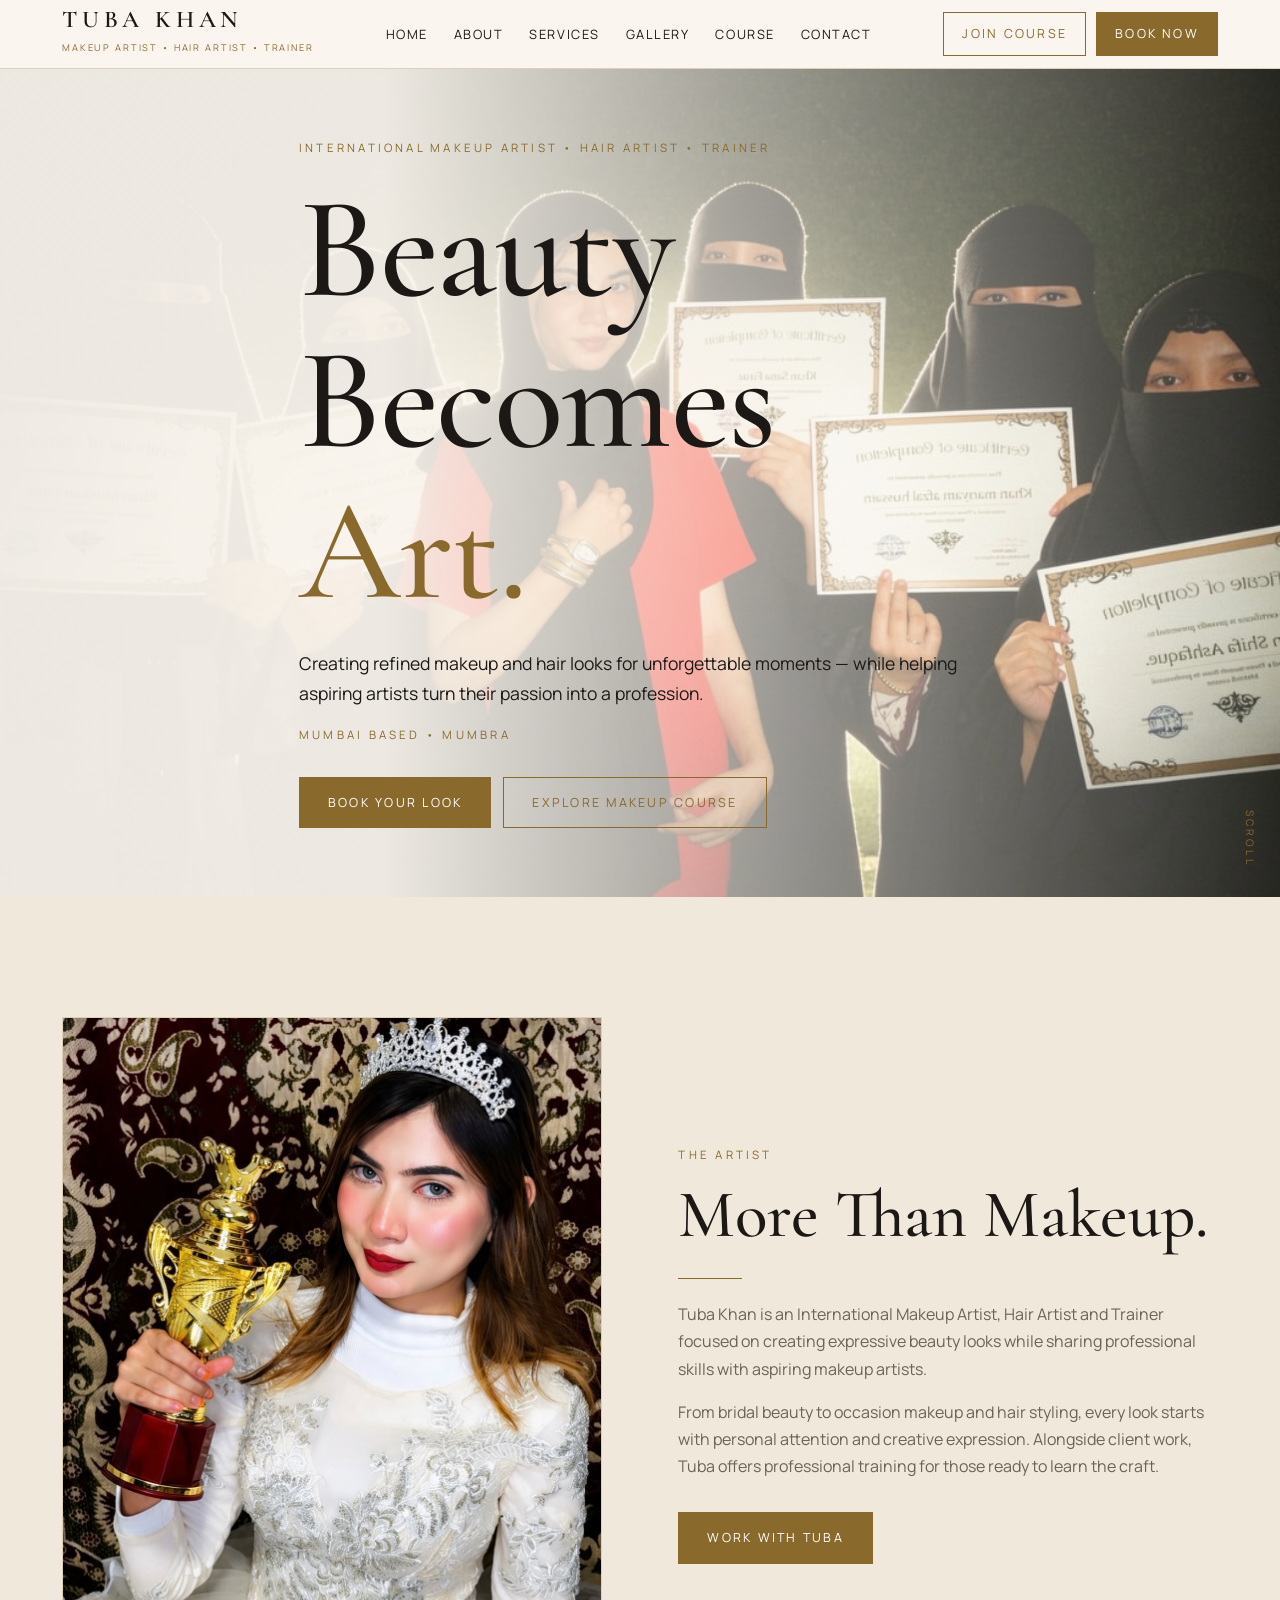
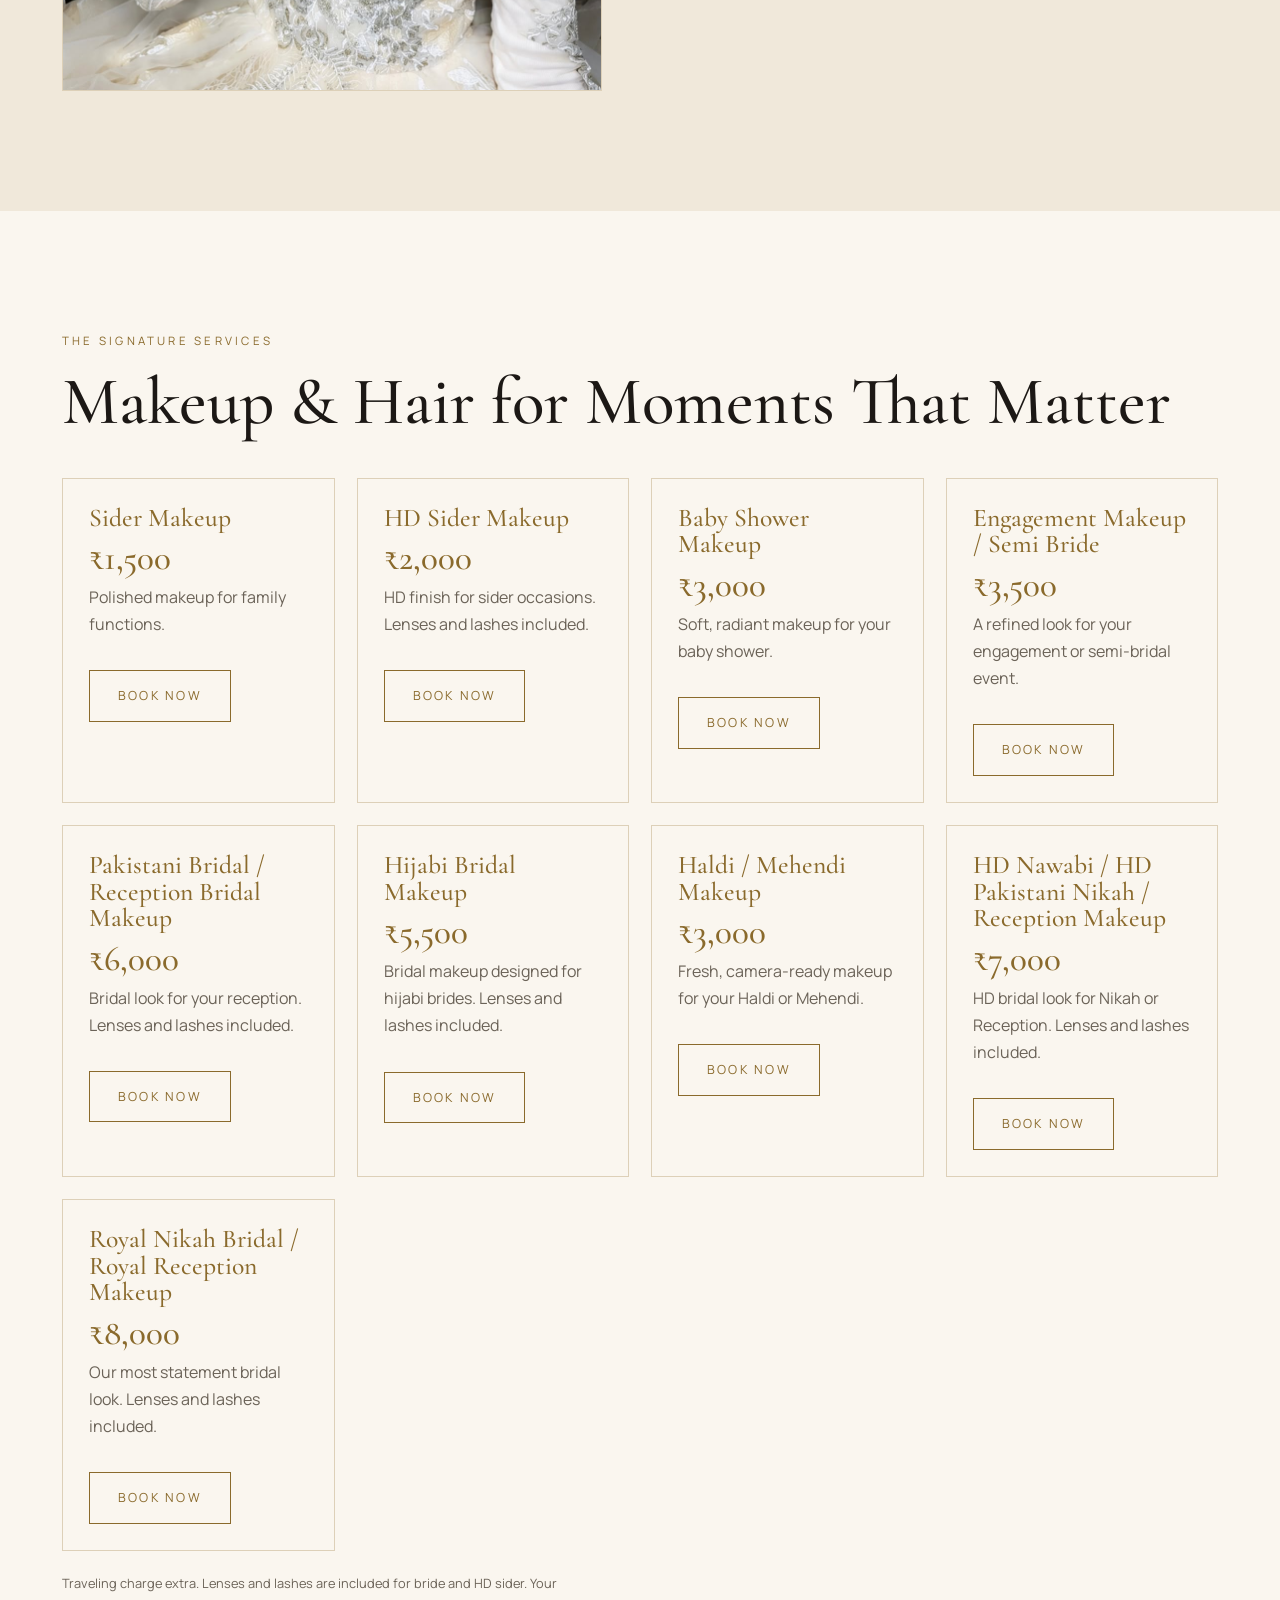
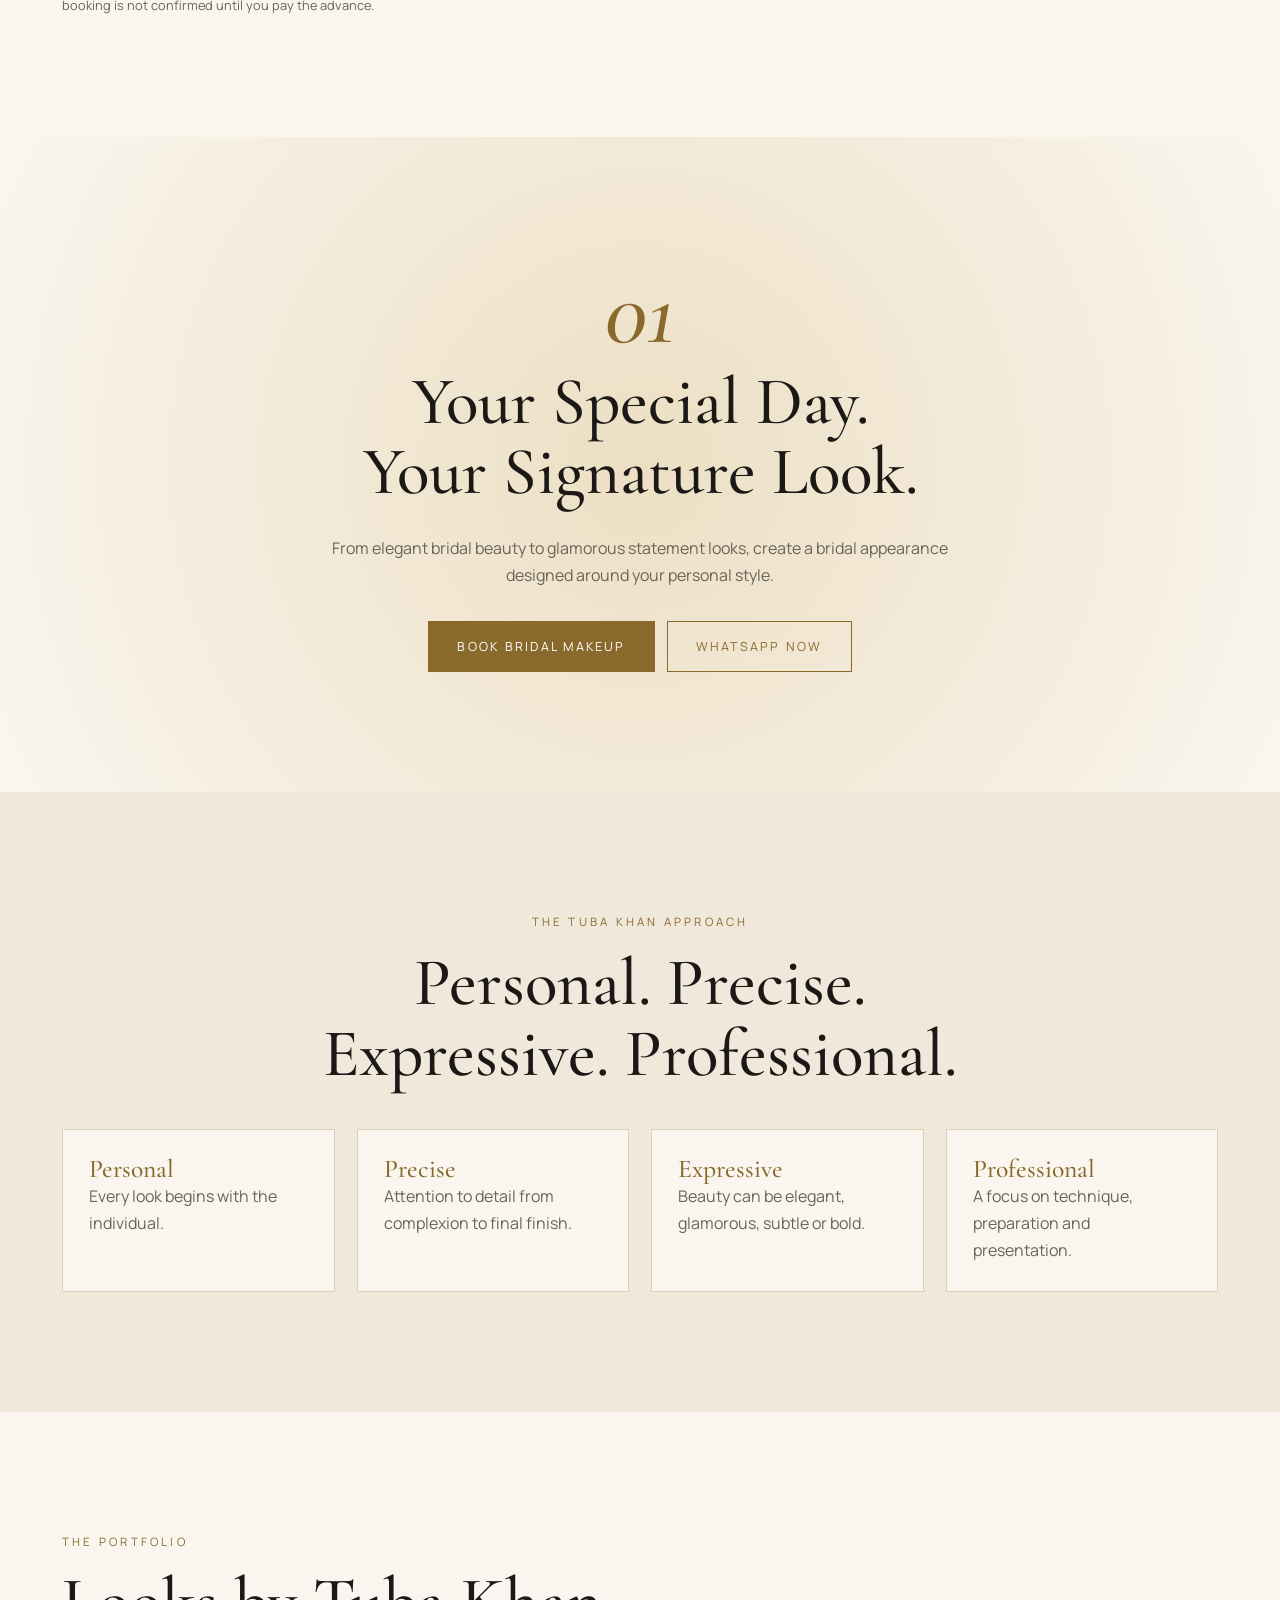
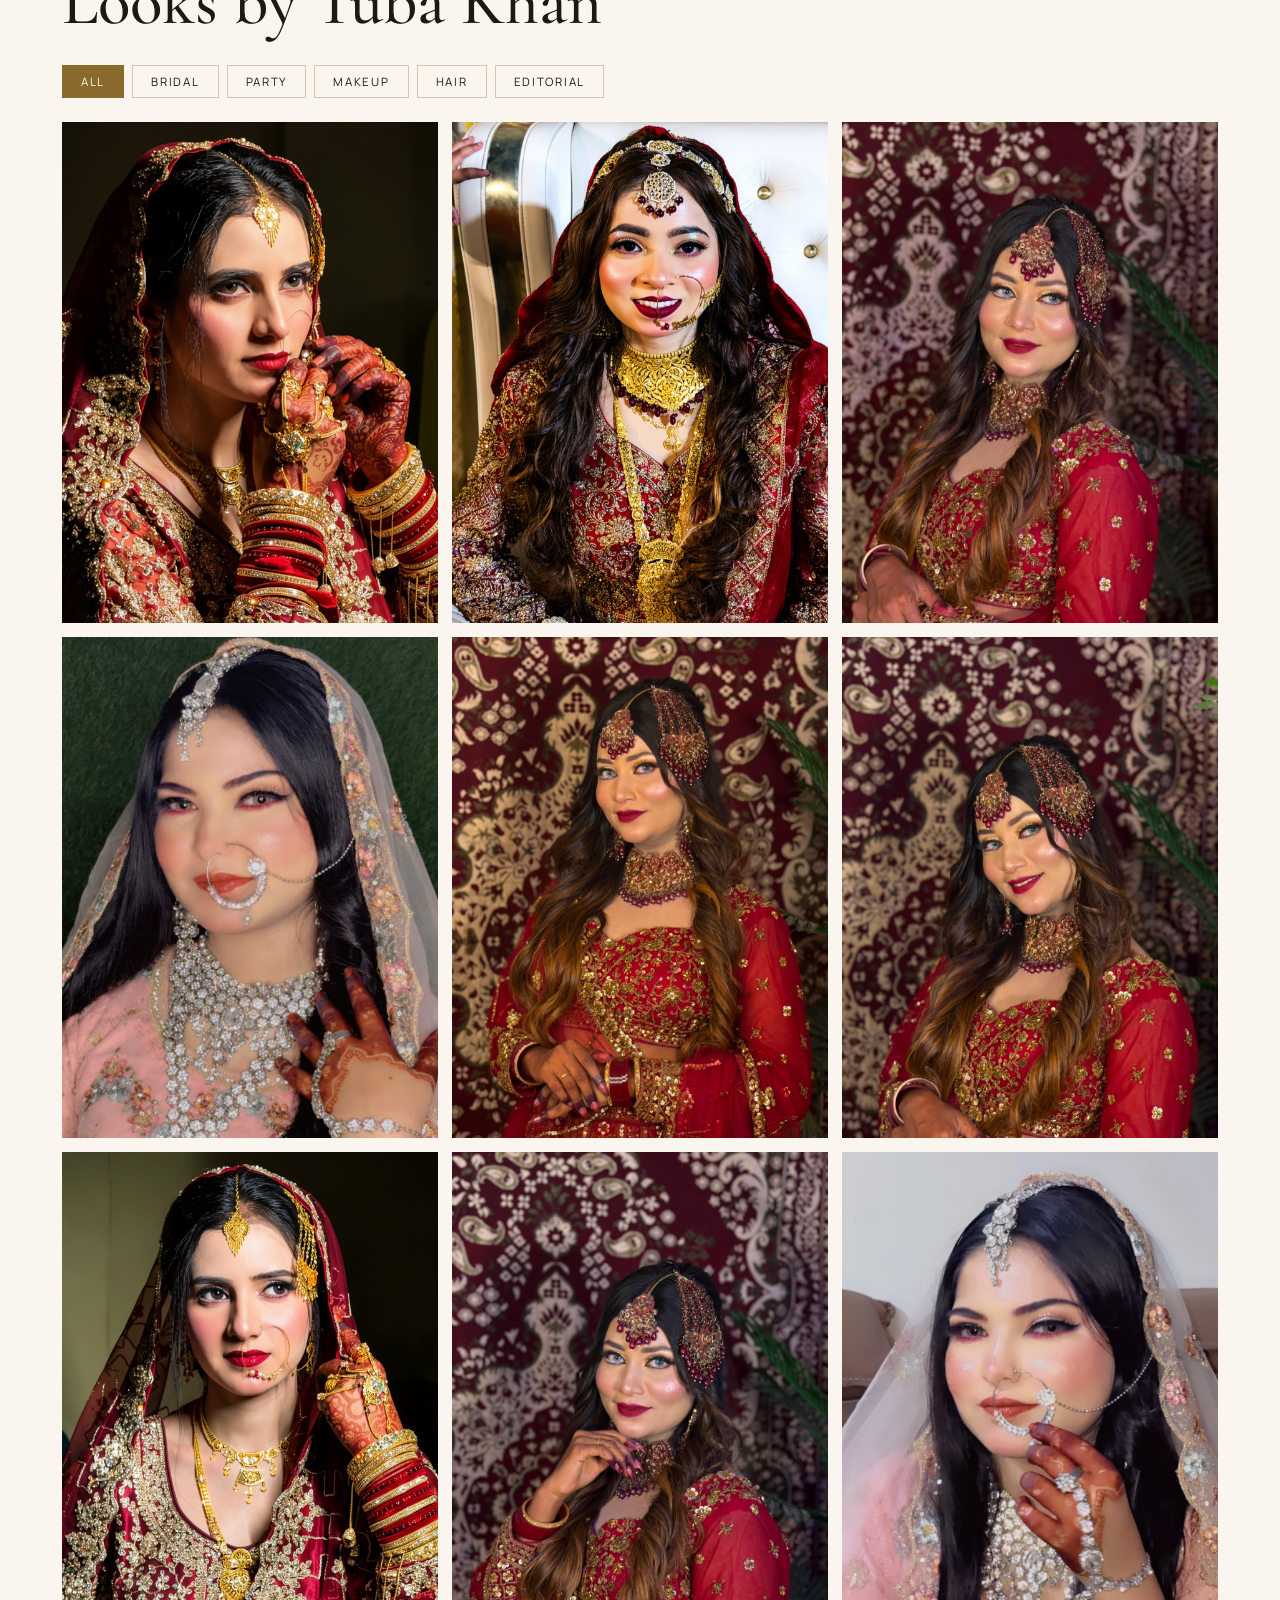
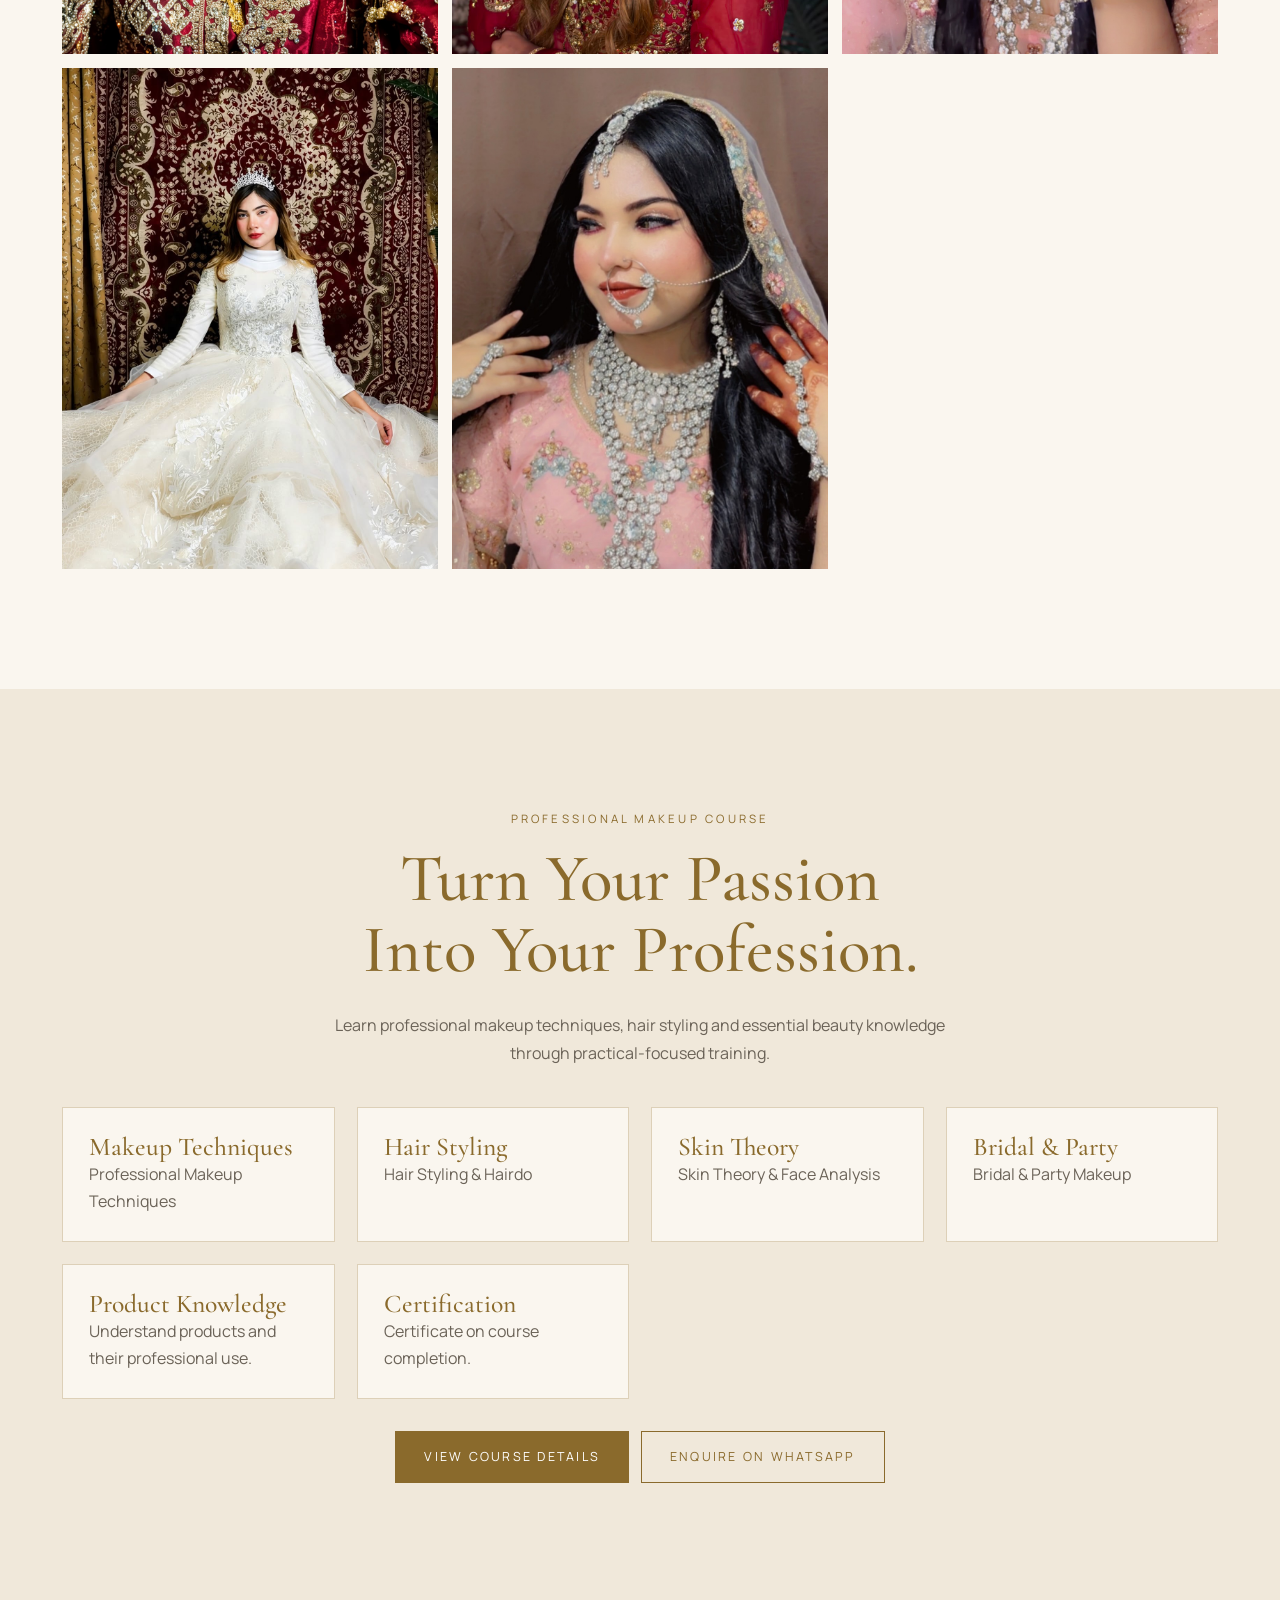
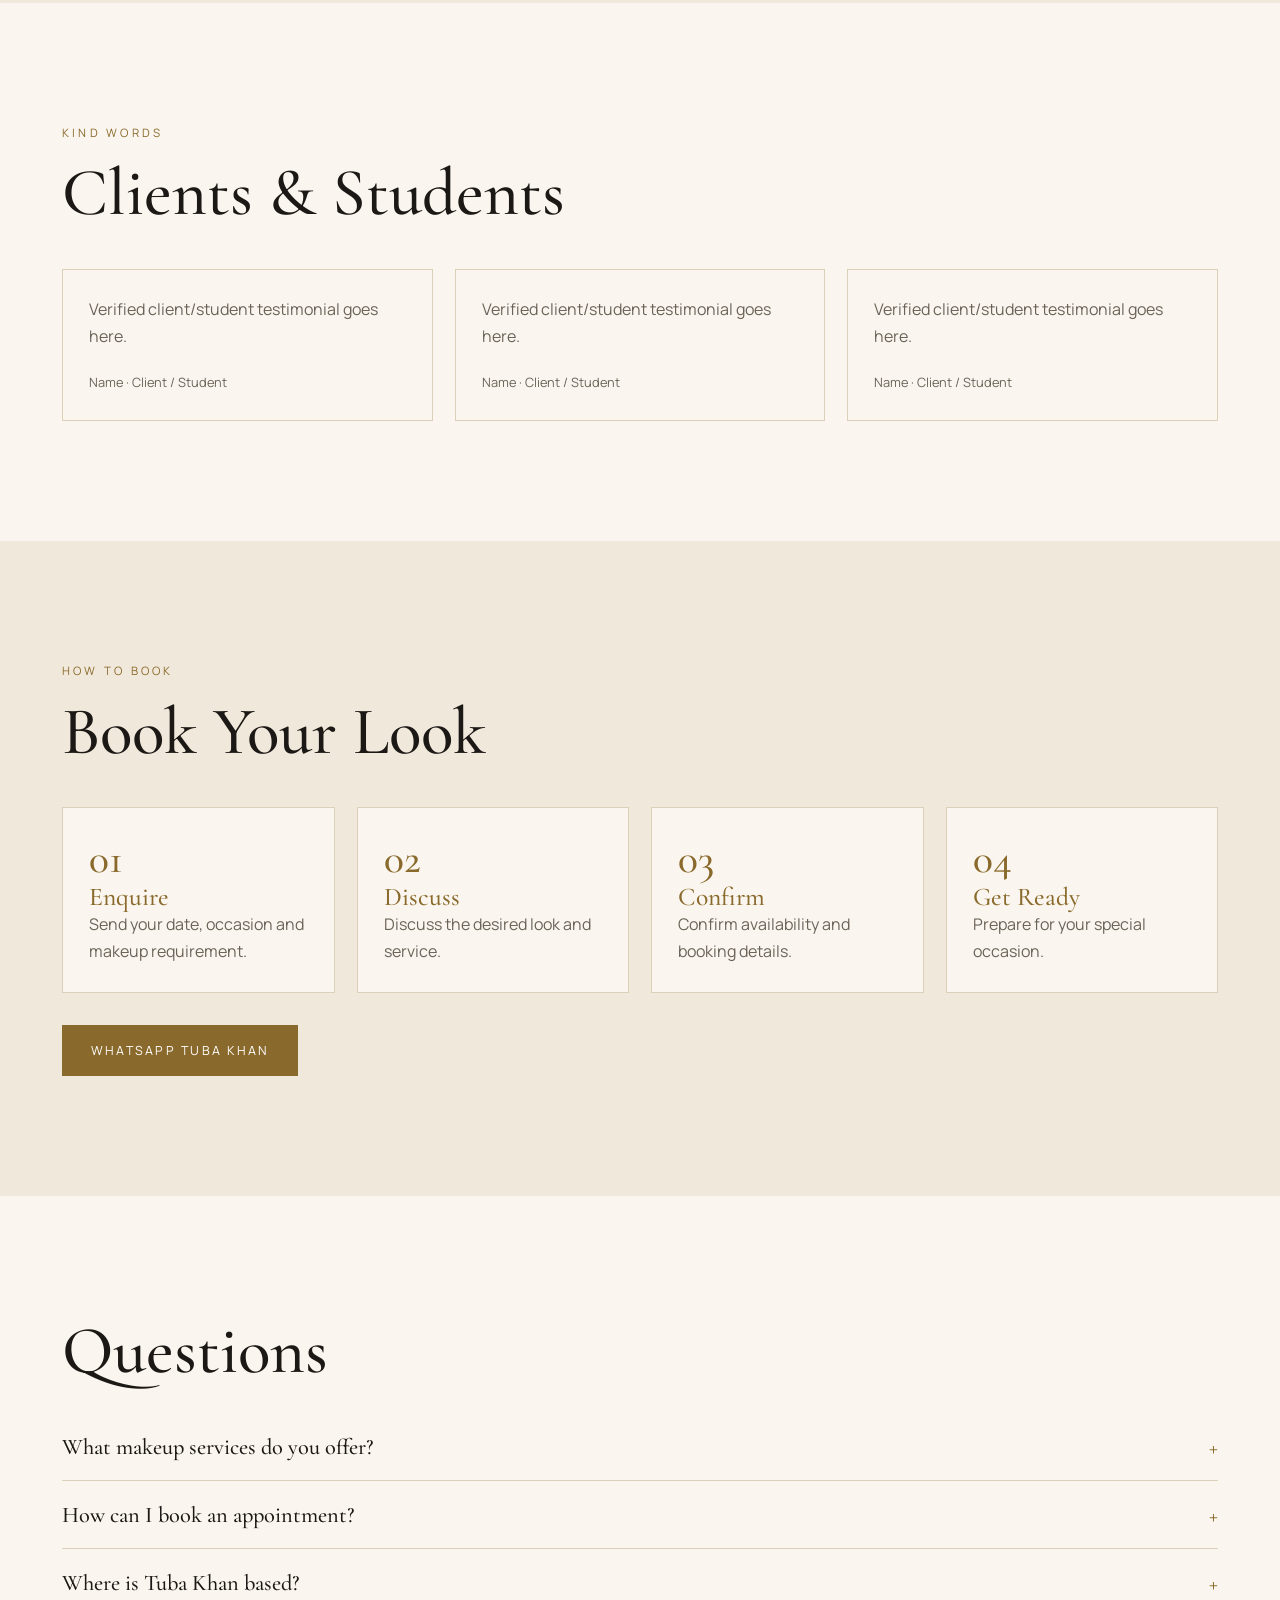
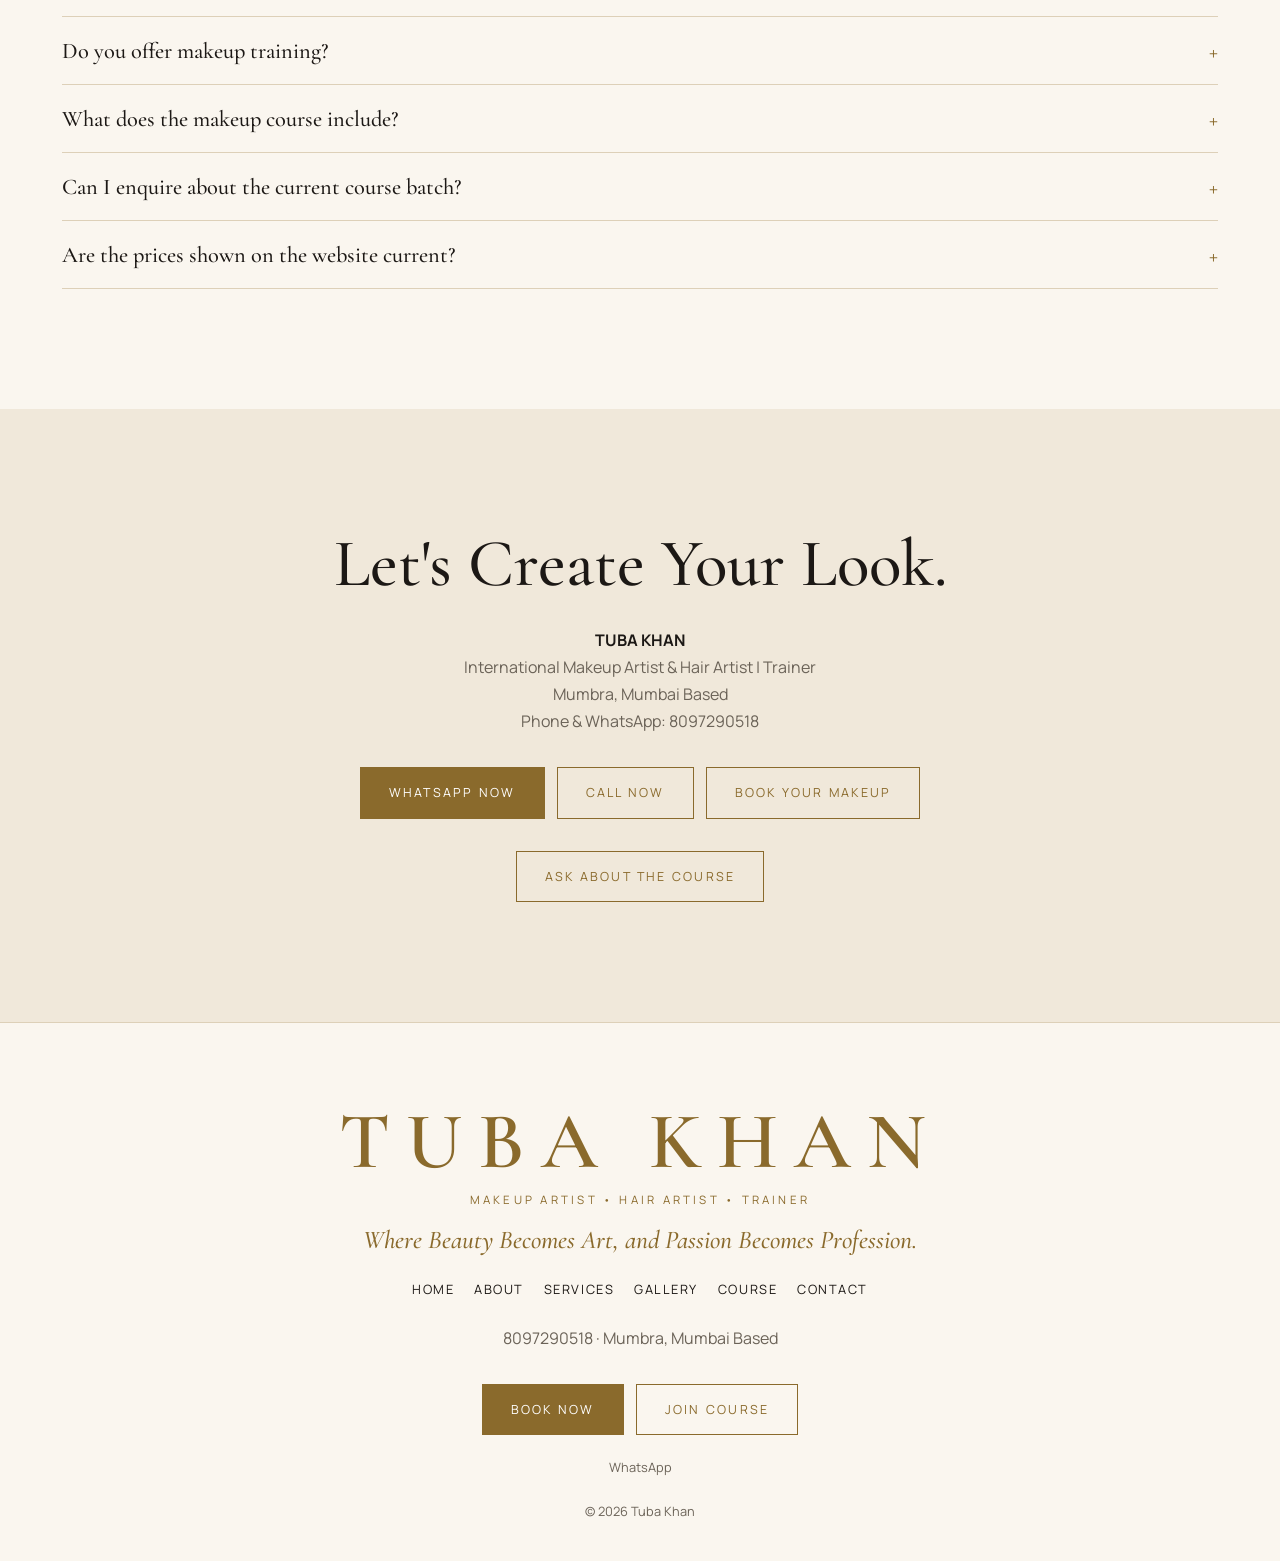
<file: index.html>
<!DOCTYPE html>
<html lang="en">
<head>
<meta charset="utf-8">
<meta name="viewport" content="width=device-width,initial-scale=1">
<title>Tuba Khan | International Makeup Artist, Hair Artist &amp; Trainer</title>
<meta name="description" content="Tuba Khan is an International Makeup Artist, Hair Artist and Trainer based in Mumbra, Mumbai, offering bridal and occasion makeup services along with professional makeup training.">
<link rel="canonical" href="https://YOUR-DOMAIN.com/"><!-- Replace with real domain -->
<meta property="og:title" content="Tuba Khan | Makeup Artist, Hair Artist &amp; Trainer">
<meta property="og:description" content="Bridal and occasion makeup, hair styling and professional makeup training in Mumbra, Mumbai.">
<meta property="og:type" content="website">
<meta property="og:image" content="images/hero/hero.jpg">
<link rel="preconnect" href="https://fonts.googleapis.com"><link rel="preconnect" href="https://fonts.gstatic.com" crossorigin>
<link href="https://fonts.googleapis.com/css2?family=Cormorant+Garamond:ital,wght@0,500;0,600;1,500&family=Manrope:wght@400;600&display=swap" rel="stylesheet">
<link rel="stylesheet" href="css/style.css">
<script type="application/ld+json">{"@context":"https://schema.org","@type":"Person","name":"Tuba Khan","jobTitle":"International Makeup Artist & Hair Artist | Trainer","telephone":"+918097290518","address":{"@type":"PostalAddress","addressLocality":"Mumbra, Mumbai","addressCountry":"IN"}}</script>
</head>
<body id="top">
<div id="site-header"></div>
<main>

<!-- HERO: put a strong photo at images/hero/hero.jpg -->
<section class="hero">
  <img class="bg" src="images/hero/hero.jpg" alt="Bridal makeup by Tuba Khan" onerror="this.remove()">
  <div class="wrap">
    <span class="lbl">International Makeup Artist • Hair Artist • Trainer</span>
    <h1><span>Beauty</span><span>Becomes</span><span>Art.</span></h1>
    <p style="margin-top:1.4rem;font-size:1.1rem;color:var(--iv)">Creating refined makeup and hair looks for unforgettable moments — while helping aspiring artists turn their passion into a profession.</p>
    <p class="lbl" style="margin-top:1rem">Mumbai Based • Mumbra</p>
    <div class="btns"><a class="btn fill" href="book.html">Book Your Look</a><a class="btn" href="course.html">Explore Makeup Course</a></div>
  </div>
  <span class="scroll">SCROLL</span>
</section>

<section class="alt" id="about">
  <div class="wrap split">
    <div data-img="images/artist/tuba-khan.jpg" data-alt="Portrait of Tuba Khan"></div>
    <div>
      <span class="lbl">The Artist</span>
      <h2>More Than Makeup.</h2>
      <div class="rule"></div>
      <p>Tuba Khan is an International Makeup Artist, Hair Artist and Trainer focused on creating expressive beauty looks while sharing professional skills with aspiring makeup artists.</p>
      <p style="margin-top:1rem">From bridal beauty to occasion makeup and hair styling, every look starts with personal attention and creative expression. Alongside client work, Tuba offers professional training for those ready to learn the craft.</p>
      <div class="btns"><a class="btn fill" data-wa="general" href="#">Work With Tuba</a></div>
    </div>
  </div>
</section>

<section id="services">
  <div class="wrap">
    <span class="lbl">The Signature Services</span>
    <h2>Makeup &amp; Hair for Moments That Matter</h2>
    <div class="grid" id="service-list"></div>
    <p class="note">Traveling charge extra. Lenses and lashes are included for bride and HD sider. Your booking is not confirmed until you pay the advance.</p>
  </div>
</section>

<section class="bridal">
  <div class="wrap">
    <p class="big" style="font-size:6rem;margin:auto">01</p>
    <h2>Your Special Day.<br>Your Signature Look.</h2>
    <p>From elegant bridal beauty to glamorous statement looks, create a bridal appearance designed around your personal style.</p>
    <div class="btns"><a class="btn fill" href="book.html">Book Bridal Makeup</a><a class="btn" data-wa="general" href="#">WhatsApp Now</a></div>
  </div>
</section>

<section class="alt">
  <div class="wrap center">
    <span class="lbl">The Tuba Khan Approach</span>
    <h2>Personal. Precise.<br>Expressive. Professional.</h2>
    <div class="grid" style="text-align:left">
      <div class="card"><h3>Personal</h3><p>Every look begins with the individual.</p></div>
      <div class="card"><h3>Precise</h3><p>Attention to detail from complexion to final finish.</p></div>
      <div class="card"><h3>Expressive</h3><p>Beauty can be elegant, glamorous, subtle or bold.</p></div>
      <div class="card"><h3>Professional</h3><p>A focus on technique, preparation and presentation.</p></div>
    </div>
  </div>
</section>

<section id="gallery">
  <div class="wrap">
    <span class="lbl">The Portfolio</span>
    <h2>Looks by Tuba Khan</h2>
    <!-- Add new gallery images to images/gallery/ and add one entry to galleryImages in script.js. -->
    <div class="filters" id="filters"></div>
    <div class="masonry" id="gallery-grid"></div>
  </div>
</section>

<section class="alt center">
  <div class="wrap">
    <span class="lbl">Professional Makeup Course</span>
    <h2 style="color:var(--gd)">Turn Your Passion<br>Into Your Profession.</h2>
    <p>Learn professional makeup techniques, hair styling and essential beauty knowledge through practical-focused training.</p>
    <div class="grid" style="text-align:left">
      <div class="card"><h3>Makeup Techniques</h3><p>Professional Makeup Techniques</p></div>
      <div class="card"><h3>Hair Styling</h3><p>Hair Styling &amp; Hairdo</p></div>
      <div class="card"><h3>Skin Theory</h3><p>Skin Theory &amp; Face Analysis</p></div>
      <div class="card"><h3>Bridal &amp; Party</h3><p>Bridal &amp; Party Makeup</p></div>
      <div class="card"><h3>Product Knowledge</h3><p>Understand products and their professional use.</p></div>
      <div class="card"><h3>Certification</h3><p>Certificate on course completion.</p></div>
    </div>
    <div class="btns" style="justify-content:center"><a class="btn fill" href="course.html">View Course Details</a><a class="btn" data-wa="course" href="#">Enquire on WhatsApp</a></div>
  </div>
</section>

<section>
  <div class="wrap">
    <span class="lbl">Kind Words</span>
    <h2>Clients &amp; Students</h2>
    <div class="grid">
      <!-- Replace with verified client/student testimonial -->
      <div class="card"><p>Verified client/student testimonial goes here.</p><p class="note">Name · Client / Student</p></div>
      <!-- Replace with verified client/student testimonial -->
      <div class="card"><p>Verified client/student testimonial goes here.</p><p class="note">Name · Client / Student</p></div>
      <!-- Replace with verified client/student testimonial -->
      <div class="card"><p>Verified client/student testimonial goes here.</p><p class="note">Name · Client / Student</p></div>
    </div>
  </div>
</section>

<section class="alt">
  <div class="wrap">
    <span class="lbl">How to book</span>
    <h2>Book Your Look</h2>
    <div class="grid steps">
      <div class="card"><h3>Enquire</h3><p>Send your date, occasion and makeup requirement.</p></div>
      <div class="card"><h3>Discuss</h3><p>Discuss the desired look and service.</p></div>
      <div class="card"><h3>Confirm</h3><p>Confirm availability and booking details.</p></div>
      <div class="card"><h3>Get Ready</h3><p>Prepare for your special occasion.</p></div>
    </div>
    <div class="btns"><a class="btn fill" data-wa="general" href="#">WhatsApp Tuba Khan</a></div>
  </div>
</section>

<section>
  <div class="wrap">
    <h2>Questions</h2>
    <details><summary>What makeup services do you offer?</summary><p>Bridal makeup, sider makeup, party makeup, baby shower makeup and other occasion-based makeup services.</p></details>
    <details><summary>How can I book an appointment?</summary><p>Contact Tuba Khan through WhatsApp or phone.</p></details>
    <details><summary>Where is Tuba Khan based?</summary><p>Mumbra, Mumbai based.</p></details>
    <details><summary>Do you offer makeup training?</summary><p>Yes. Professional makeup training is offered.</p></details>
    <details><summary>What does the makeup course include?</summary><p>Professional makeup techniques, hair styling, skin theory and face analysis, bridal and party makeup, product knowledge, practical training and certification.</p></details>
    <details><summary>Can I enquire about the current course batch?</summary><p>Yes. Contact directly through WhatsApp for current batch information.</p></details>
    <details><summary>Are the prices shown on the website current?</summary><p>Listed prices are current as supplied by Tuba Khan. Traveling charge is extra. Booking is confirmed only after the advance payment.</p></details>
  </div>
</section>

<section class="alt center" id="contact">
  <div class="wrap">
    <h2>Let's Create Your Look.</h2>
    <p><strong style="color:var(--iv)">TUBA KHAN</strong><br>International Makeup Artist &amp; Hair Artist | Trainer<br>Mumbra, Mumbai Based<br>Phone &amp; WhatsApp: 8097290518</p>
    <div class="btns" style="justify-content:center"><a class="btn fill" data-wa="general" href="#">WhatsApp Now</a><a class="btn" data-tel href="#">Call Now</a><a class="btn" href="book.html">Book Your Makeup</a></div>
    <div class="btns" style="justify-content:center"><a class="btn" data-wa="course" href="#">Ask About the Course</a></div>
  </div>
</section>

</main>
<div id="site-footer"></div>
<script src="js/script.js"></script>
</body>
</html>
</file>
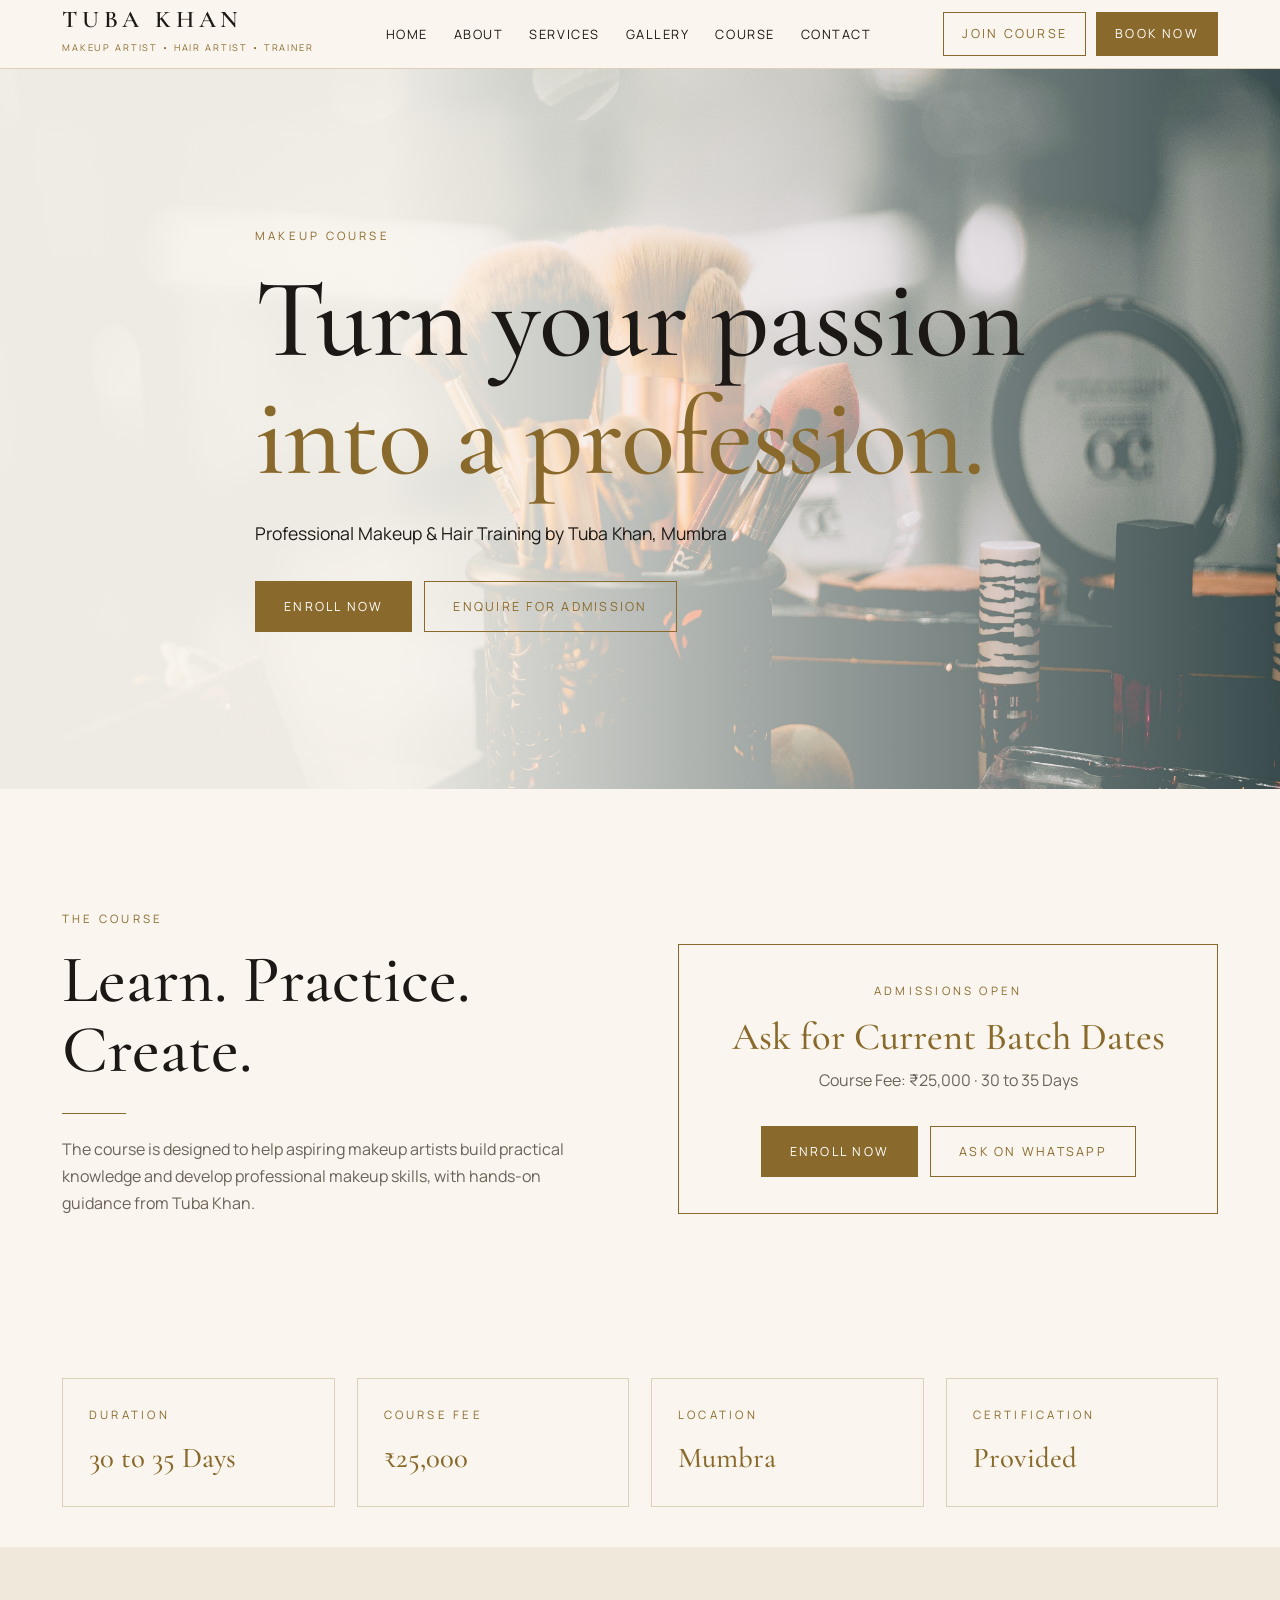
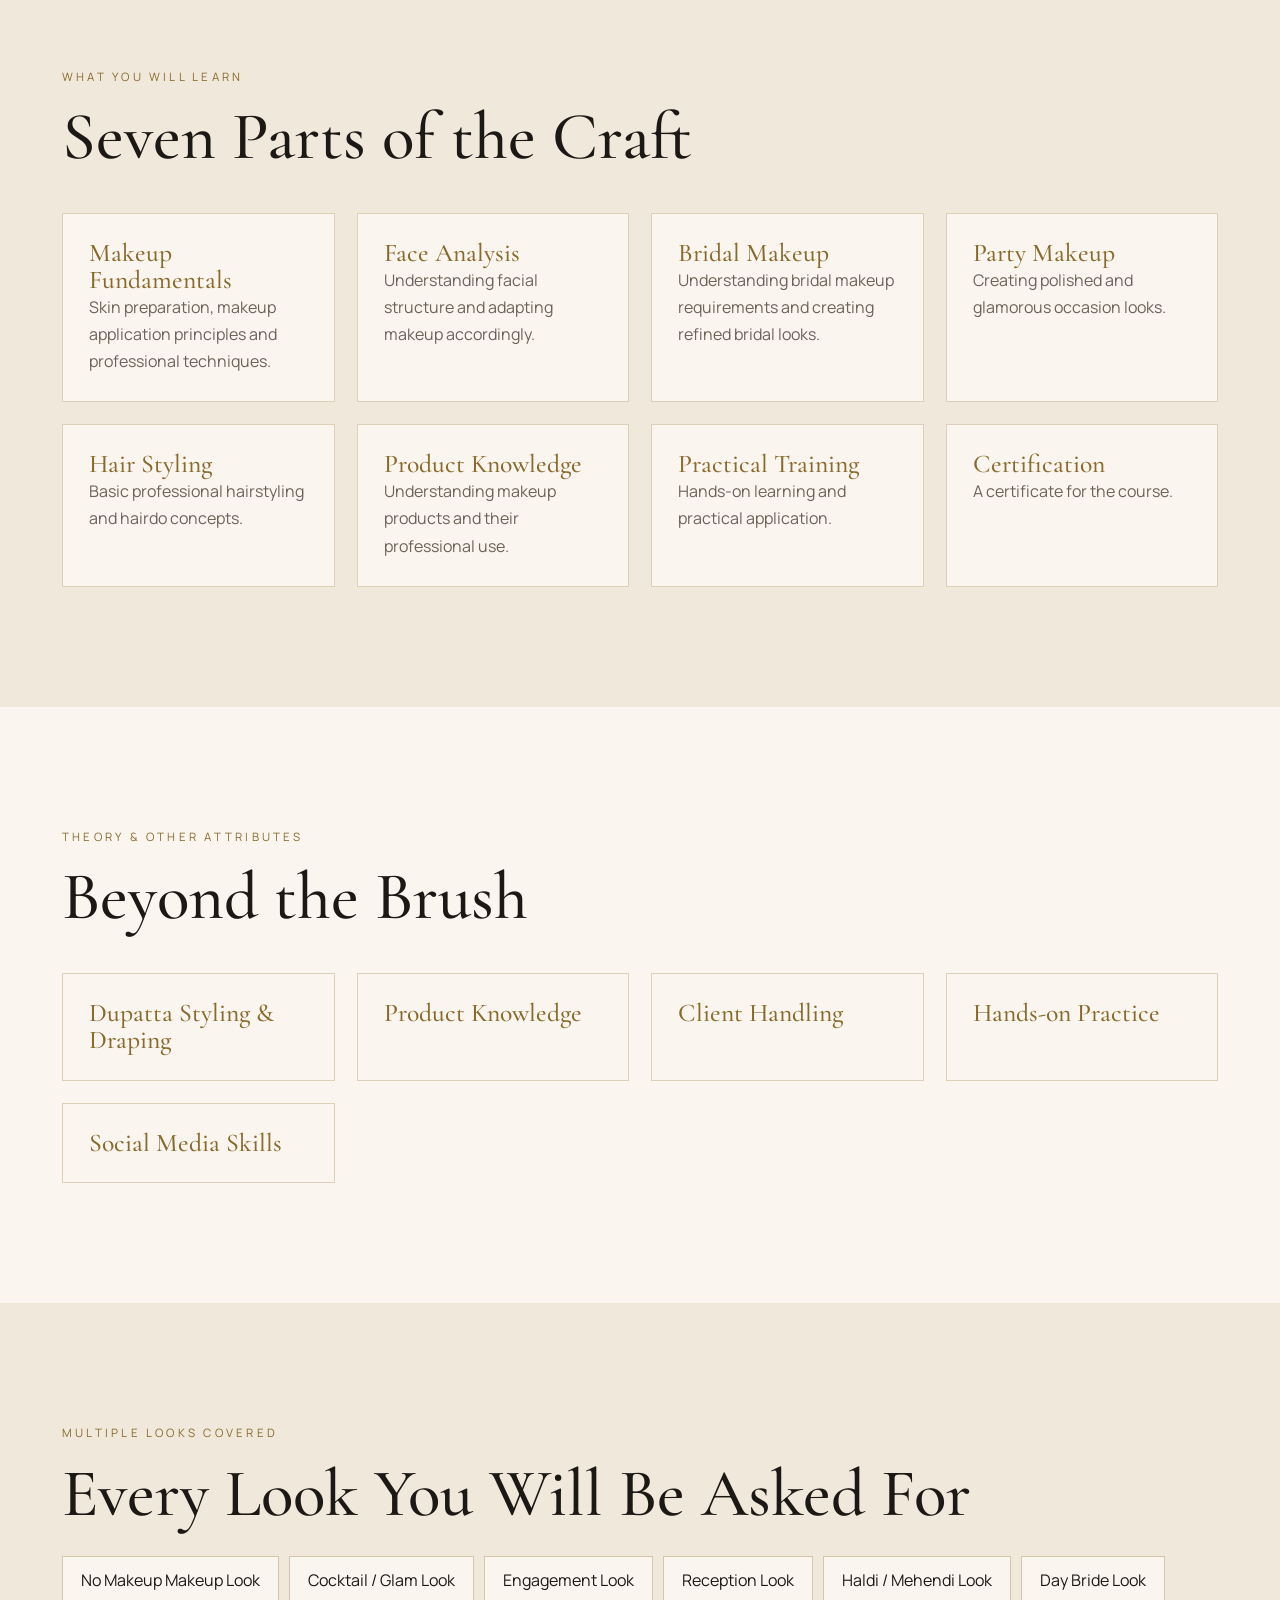
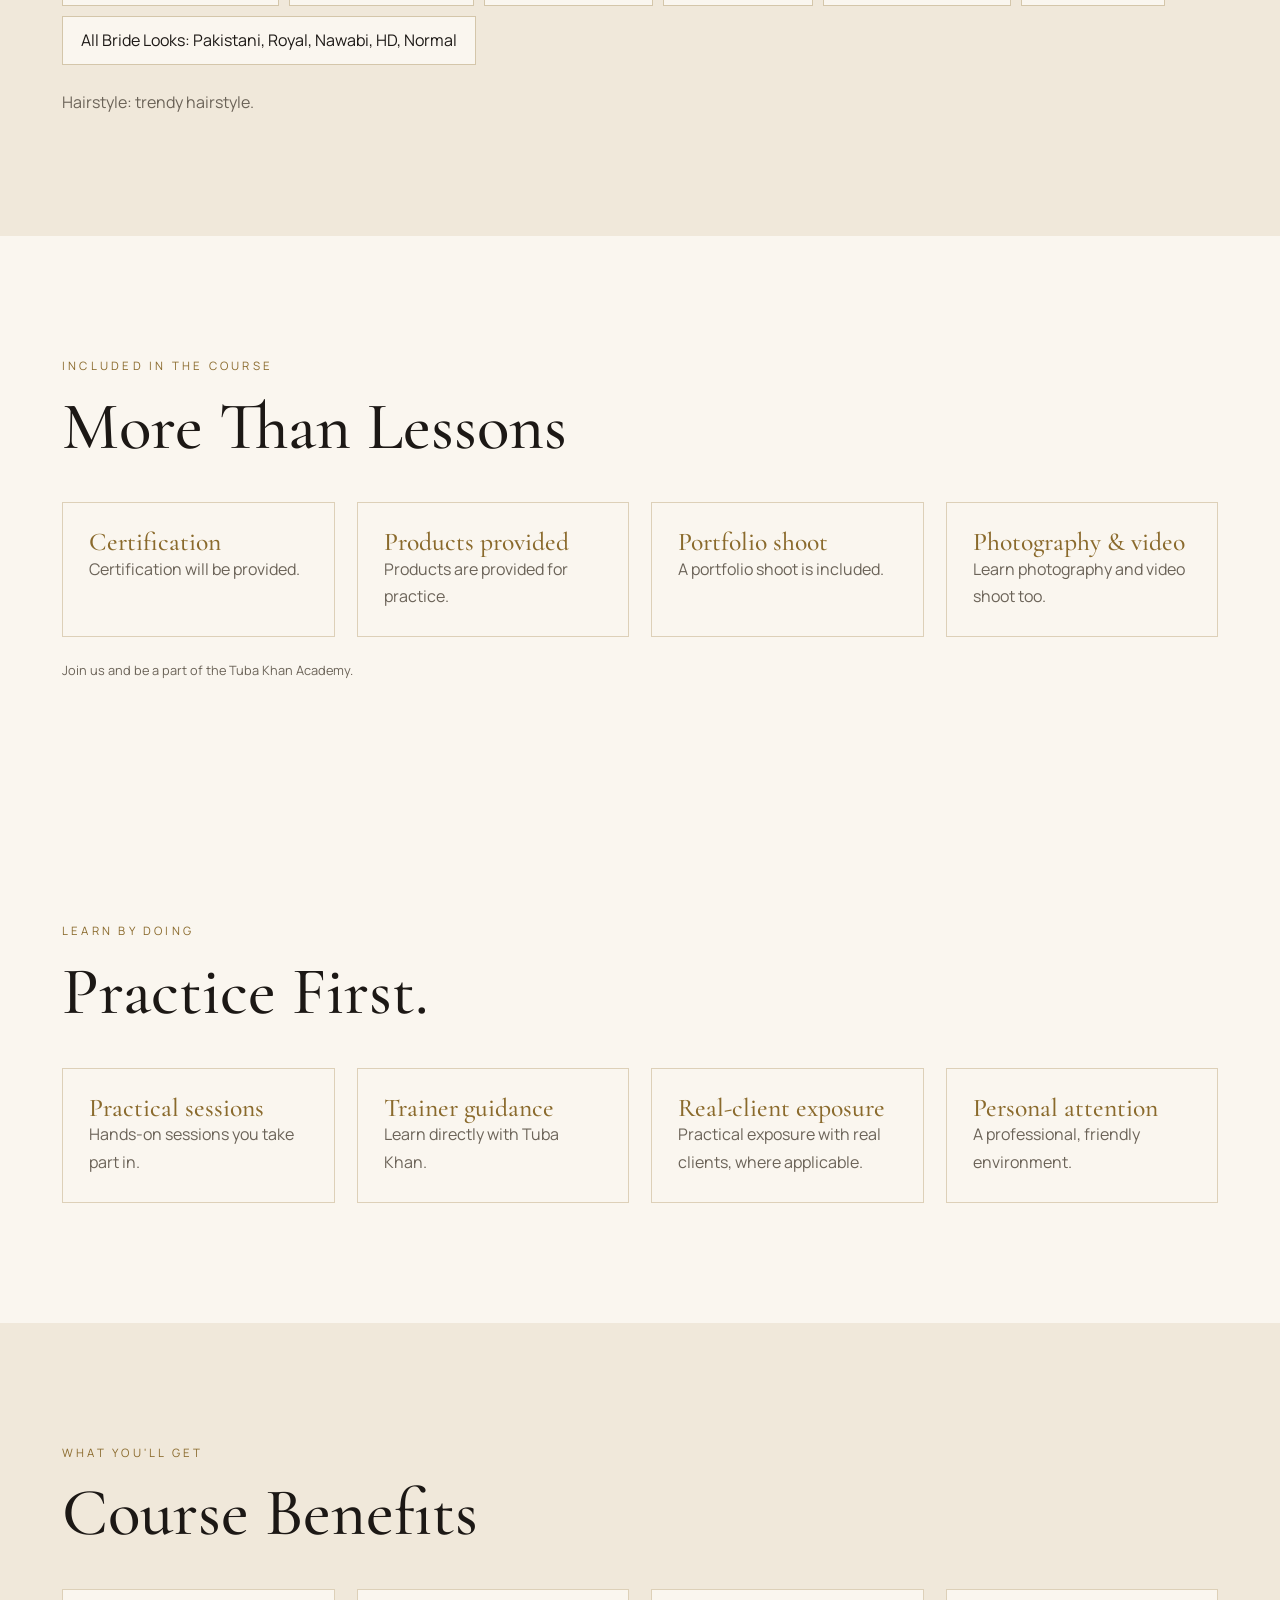
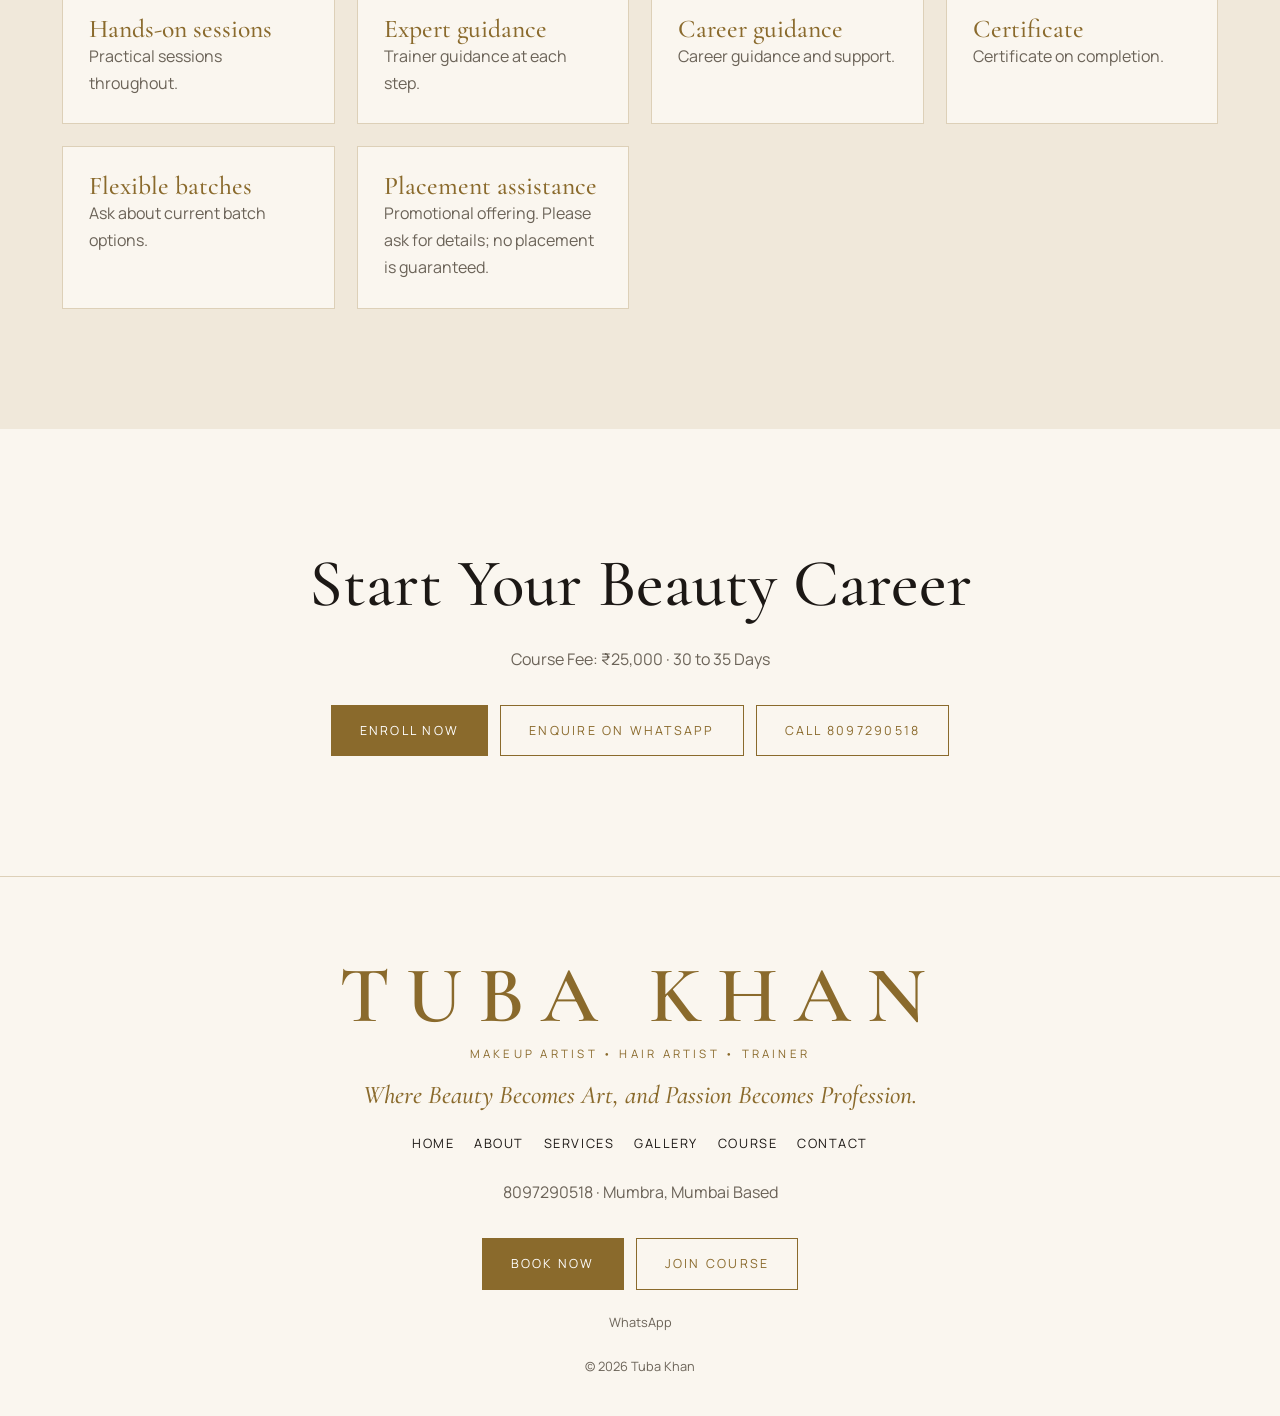
<file: course.html>
<!DOCTYPE html>
<html lang="en">
<head>
<meta charset="utf-8">
<meta name="viewport" content="width=device-width,initial-scale=1">
<title>Professional Makeup Course by Tuba Khan | Makeup Training</title>
<meta name="description" content="Explore professional makeup training by Tuba Khan, covering makeup techniques, hair styling, bridal and party makeup, product knowledge and practical training.">
<link rel="canonical" href="https://YOUR-DOMAIN.com/course.html"><!-- Replace with real domain -->
<meta property="og:title" content="Professional Makeup Course by Tuba Khan">
<meta property="og:description" content="Practical makeup and hair training in Mumbra, Mumbai.">
<meta property="og:type" content="website">
<meta property="og:image" content="images/course/course.jpg">
<link rel="preconnect" href="https://fonts.googleapis.com"><link rel="preconnect" href="https://fonts.gstatic.com" crossorigin>
<link href="https://fonts.googleapis.com/css2?family=Cormorant+Garamond:ital,wght@0,500;0,600;1,500&family=Manrope:wght@400;600&display=swap" rel="stylesheet">
<link rel="stylesheet" href="css/style.css">
</head>
<body id="top">
<div id="site-header"></div>
<main>

<section class="hero" style="min-height:80vh">
  <img class="bg" src="images/course/course.jpg" alt="Makeup course by Tuba Khan" onerror="this.remove()">
  <div class="wrap">
    <span class="lbl">Makeup Course</span>
    <h1 style="font-size:clamp(2.8rem,10vw,7rem)"><span>Turn your passion</span><span style="color:var(--gd)">into a profession.</span></h1>
    <p style="margin-top:1.4rem;font-size:1.1rem;color:var(--iv)">Professional Makeup &amp; Hair Training by Tuba Khan, Mumbra</p>
    <div class="btns"><a class="btn fill" href="enroll.html">Enroll Now</a><a class="btn" data-wa="course" href="#">Enquire for Admission</a></div>
  </div>
</section>

<section>
  <div class="wrap split">
    <div>
      <span class="lbl">The Course</span>
      <h2>Learn. Practice. Create.</h2>
      <div class="rule"></div>
      <p>The course is designed to help aspiring makeup artists build practical knowledge and develop professional makeup skills, with hands-on guidance from Tuba Khan.</p>
    </div>
    <div class="admit" id="admission"></div>
  </div>
</section>

<section style="padding:0 0 40px"><div class="wrap"><div class="grid" id="facts"></div></div></section>

<section class="alt">
  <div class="wrap">
    <span class="lbl">What you will learn</span>
    <h2>Seven Parts of the Craft</h2>
    <div class="grid">
      <div class="card"><h3>Makeup Fundamentals</h3><p>Skin preparation, makeup application principles and professional techniques.</p></div>
      <div class="card"><h3>Face Analysis</h3><p>Understanding facial structure and adapting makeup accordingly.</p></div>
      <div class="card"><h3>Bridal Makeup</h3><p>Understanding bridal makeup requirements and creating refined bridal looks.</p></div>
      <div class="card"><h3>Party Makeup</h3><p>Creating polished and glamorous occasion looks.</p></div>
      <div class="card"><h3>Hair Styling</h3><p>Basic professional hairstyling and hairdo concepts.</p></div>
      <div class="card"><h3>Product Knowledge</h3><p>Understanding makeup products and their professional use.</p></div>
      <div class="card"><h3>Practical Training</h3><p>Hands-on learning and practical application.</p></div>
      <div class="card"><h3>Certification</h3><p>A certificate for the course.</p></div>
    </div>
  </div>
</section>

<section>
  <div class="wrap">
    <span class="lbl">Theory &amp; other attributes</span>
    <h2>Beyond the Brush</h2>
    <div class="grid">
      <div class="card"><h3>Dupatta Styling &amp; Draping</h3></div>
      <div class="card"><h3>Product Knowledge</h3></div>
      <div class="card"><h3>Client Handling</h3></div>
      <div class="card"><h3>Hands-on Practice</h3></div>
      <div class="card"><h3>Social Media Skills</h3></div>
    </div>
  </div>
</section>

<section class="alt">
  <div class="wrap">
    <span class="lbl">Multiple looks covered</span>
    <h2>Every Look You Will Be Asked For</h2>
    <ul class="tags">
      <li>No Makeup Makeup Look</li><li>Cocktail / Glam Look</li><li>Engagement Look</li><li>Reception Look</li><li>Haldi / Mehendi Look</li><li>Day Bride Look</li>
      <li>All Bride Looks: Pakistani, Royal, Nawabi, HD, Normal</li>
    </ul>
    <p style="margin-top:1.5rem">Hairstyle: trendy hairstyle.</p>
  </div>
</section>

<section>
  <div class="wrap">
    <span class="lbl">Included in the course</span>
    <h2>More Than Lessons</h2>
    <div class="grid">
      <div class="card"><h3>Certification</h3><p>Certification will be provided.</p></div>
      <div class="card"><h3>Products provided</h3><p>Products are provided for practice.</p></div>
      <div class="card"><h3>Portfolio shoot</h3><p>A portfolio shoot is included.</p></div>
      <div class="card"><h3>Photography &amp; video</h3><p>Learn photography and video shoot too.</p></div>
    </div>
    <p class="note">Join us and be a part of the Tuba Khan Academy.</p>
  </div>
</section>

<section>
  <div class="wrap">
    <span class="lbl">Learn by doing</span>
    <h2>Practice First.</h2>
    <div class="grid">
      <div class="card"><h3>Practical sessions</h3><p>Hands-on sessions you take part in.</p></div>
      <div class="card"><h3>Trainer guidance</h3><p>Learn directly with Tuba Khan.</p></div>
      <div class="card"><h3>Real-client exposure</h3><p>Practical exposure with real clients, where applicable.</p></div>
      <div class="card"><h3>Personal attention</h3><p>A professional, friendly environment.</p></div>
    </div>
  </div>
</section>

<section class="alt">
  <div class="wrap">
    <span class="lbl">What you'll get</span>
    <h2>Course Benefits</h2>
    <!-- EDITABLE PROMOTIONAL CLAIMS: taken from the course poster. Edit or delete freely. No guarantees of jobs or income are made. -->
    <div class="grid">
      <div class="card"><h3>Hands-on sessions</h3><p>Practical sessions throughout.</p></div>
      <div class="card"><h3>Expert guidance</h3><p>Trainer guidance at each step.</p></div>
      <div class="card"><h3>Career guidance</h3><p>Career guidance and support.</p></div>
      <div class="card"><h3>Certificate</h3><p>Certificate on completion.</p></div>
      <div class="card"><h3>Flexible batches</h3><p>Ask about current batch options.</p></div>
      <div class="card"><h3>Placement assistance</h3><p>Promotional offering. Please ask for details; no placement is guaranteed.</p></div>
    </div>
  </div>
</section>

<section class="center">
  <div class="wrap">
    <h2>Start Your Beauty Career</h2>
    <p id="course-fee"></p>
    <div class="btns" style="justify-content:center"><a class="btn fill" href="enroll.html">Enroll Now</a><a class="btn" data-wa="course" href="#">Enquire on WhatsApp</a><a class="btn" data-tel href="#">Call 8097290518</a></div>
  </div>
</section>

</main>
<div id="site-footer"></div>
<script src="js/script.js"></script>
</body>
</html>
</file>
<file: css/style.css>
/* TUBA KHAN — Black-tie beauty. Edit colours here. */
:root{--bk:#faf6ef;--ch:#f0e8da;--gd:#8a6a2c;--iv:#1c1815;--rs:#b99a94;--mut:#6b6358;--hd:"Cormorant Garamond",Georgia,serif;--bd:Manrope,system-ui,sans-serif}
*{box-sizing:border-box;margin:0}
html{scroll-behavior:smooth;scroll-padding-top:110px}
body{background:var(--bk);color:var(--iv);font:400 16px/1.7 var(--bd);overflow-x:hidden;padding-bottom:56px}
img{max-width:100%;display:block}a{color:inherit;text-decoration:none}
:focus-visible{outline:2px solid var(--gd);outline-offset:3px}
h1,h2,h3{font-family:var(--hd);font-weight:500;line-height:1.05;color:var(--iv)}
h1{font-size:clamp(3.4rem,13vw,9rem);letter-spacing:-.01em}
h2{font-size:clamp(2.2rem,6vw,4.2rem);margin-bottom:.4em}
h3{font-size:1.6rem;color:var(--gd)}
p{max-width:62ch;color:var(--mut)}
.wrap{max-width:1200px;margin:auto;padding:0 22px}
section{padding:clamp(64px,10vw,120px) 0}
.alt{background:var(--ch)}
.lbl{font-size:.72rem;letter-spacing:.28em;text-transform:uppercase;color:var(--gd);margin-bottom:1rem;display:block}
.rule{width:64px;height:1px;background:var(--gd);margin:1.4rem 0}
.btn{display:inline-block;padding:14px 28px;border:1px solid var(--gd);color:var(--gd);font-size:.78rem;letter-spacing:.18em;text-transform:uppercase;background:none;cursor:pointer;transition:.25s}
.btn:hover,.btn.fill{background:var(--gd);color:var(--bk)}.btn.fill:hover{background:var(--iv);border-color:var(--iv)}
.btns{display:flex;flex-wrap:wrap;gap:12px;margin-top:2rem}
/* nav */
#site-header{position:sticky;top:0;z-index:50}
header{background:var(--bk);border-bottom:1px solid #ddd0b8}
.nav{display:flex;align-items:center;justify-content:space-between;height:68px}
.brand b{font:600 1.5rem var(--hd);letter-spacing:.2em;display:block;line-height:1}
.brand small{font-size:.58rem;letter-spacing:.2em;color:var(--gd)}
nav ul{display:flex;gap:26px;list-style:none;padding:0}
nav a{font-size:.8rem;letter-spacing:.12em;text-transform:uppercase}nav a:hover{color:var(--gd)}
.cta2{display:flex;gap:10px;align-items:center}.cta2 .btn{padding:10px 18px}
.burger{display:none;background:none;border:0;color:var(--gd);font-size:1.8rem;cursor:pointer}
@media(max-width:900px){.burger{display:block}.cta2 .btn:not(.fill){display:none}
nav{position:fixed;inset:0;z-index:1;background:var(--bk);padding:130px 22px 40px;overflow-y:auto;transform:translateY(-110%);transition:.35s,visibility 0s .35s;visibility:hidden}
nav.open{transform:none;visibility:visible;transition:.35s}.brand,.cta2{position:relative;z-index:2}body.menu{overflow:hidden}nav ul{flex-direction:column;gap:22px}nav a{font:500 2.2rem var(--hd);text-transform:none}}
/* hero */
.hero{min-height:92vh;display:grid;align-items:end;padding:60px 0;background:linear-gradient(90deg,var(--bk) 35%,rgba(10,9,8,.3)),radial-gradient(circle at 80% 30%,#4a3a28,var(--bk) 60%)}
.hero img.bg{position:absolute;inset:0;width:100%;height:100%;object-fit:cover;z-index:-1}
.hero{position:relative;isolation:isolate;overflow:hidden}
.hero h1 span{display:block;animation:up 1s both}.hero h1 span:nth-child(2){animation-delay:.15s}.hero h1 span:nth-child(3){animation-delay:.3s;color:var(--gd)}
.hero p{animation:up 1s .5s both}.hero .btns{animation:up 1s .65s both}
@keyframes up{from{opacity:0;transform:translateY(40px)}}
.scroll{position:absolute;right:22px;bottom:30px;writing-mode:vertical-rl;font-size:.65rem;letter-spacing:.3em;color:var(--gd)}
/* layout */
.split{display:grid;grid-template-columns:1fr 1fr;gap:clamp(30px,6vw,80px);align-items:center}
@media(max-width:800px){.split{grid-template-columns:1fr}}
.ph{background:linear-gradient(145deg,#efe5d3,#e2d4ba);border:1px solid #ddd0b8;position:relative;aspect-ratio:4/5;overflow:hidden}
.ph::after{content:attr(data-t);position:absolute;inset:0;display:grid;place-items:center;color:#a89877;font-size:.7rem;letter-spacing:.2em;text-transform:uppercase;text-align:center;padding:10px;z-index:0}
.ph img{position:absolute;inset:0;width:100%;height:100%;object-fit:cover;z-index:1}
.grid{display:grid;grid-template-columns:repeat(auto-fit,minmax(240px,1fr));gap:22px;margin-top:2.5rem}
.card{border:1px solid #ddd0b8;padding:26px;background:var(--bk)}
.alt .card{background:var(--bk)}
.card .price{font:500 2.2rem var(--hd);color:var(--gd);margin:.3rem 0}
.note{font-size:.8rem;margin-top:1.4rem;color:var(--mut)}
.big{font:italic 500 clamp(1.8rem,5vw,3.4rem)/1.15 var(--hd);color:var(--gd)}
.bridal{text-align:center;background:radial-gradient(circle,#ecdfc4,var(--bk));}
.bridal p,.center p{margin:auto}.center{text-align:center}.bridal .btns{justify-content:center}
.steps{counter-reset:s}.steps .card::before{counter-increment:s;content:"0" counter(s);font:500 2.6rem var(--hd);color:var(--gd);display:block}
/* gallery */
.filters{display:flex;flex-wrap:wrap;gap:8px;margin:1.5rem 0}
.filters button{background:none;border:1px solid #d4c6aa;color:var(--iv);padding:8px 18px;font:.72rem var(--bd);letter-spacing:.15em;text-transform:uppercase;cursor:pointer}
.filters .on{background:var(--gd);color:var(--bk);border-color:var(--gd)}
.masonry{columns:3 260px;column-gap:14px}
.masonry figure{break-inside:avoid;margin-bottom:14px;cursor:zoom-in;overflow:hidden;background:var(--ch)}
.masonry img{width:100%;transition:transform .6s}.masonry figure:hover img{transform:scale(1.05)}
.lb{position:fixed;inset:0;background:rgba(0,0,0,.95);z-index:100;display:none;place-items:center}.lb.on{display:grid}
.lb img{max-height:88vh;max-width:92vw}
.lb button{position:absolute;background:none;border:0;color:var(--gd);font-size:2.6rem;cursor:pointer;padding:14px}
.lb .x{top:10px;right:14px}.lb .p{left:6px}.lb .n{right:6px}
/* faq, banner, contact */
details{border-bottom:1px solid #ddd0b8;padding:20px 0}
summary{font:500 1.4rem var(--hd);cursor:pointer;list-style:none;display:flex;justify-content:space-between}
summary::after{content:"+";color:var(--gd)}details[open] summary::after{content:"–"}
details p{margin-top:10px}
.promo{background:var(--gd);color:var(--bk);text-align:center;padding:10px;font-size:.8rem;letter-spacing:.15em;text-transform:uppercase;font-weight:600}
.admit{border:1px solid var(--gd);padding:36px;text-align:center;margin-top:2rem}
.admit h3{font-size:2.4rem}
footer{border-top:1px solid #ddd0b8;padding:70px 0 30px;text-align:center}
footer .logo{font:600 clamp(2.4rem,9vw,5rem) var(--hd);letter-spacing:.2em;color:var(--gd)}
footer ul{list-style:none;padding:0;display:flex;flex-wrap:wrap;justify-content:center;gap:20px;margin:24px 0;font-size:.8rem;letter-spacing:.12em;text-transform:uppercase}
footer p{margin:8px auto}
.bar{position:fixed;bottom:0;left:0;right:0;z-index:60;display:none;grid-template-columns:repeat(3,1fr);background:var(--bk);border-top:1px solid var(--gd)}
.bar a{padding:16px 0;text-align:center;font-size:.72rem;letter-spacing:.2em;text-transform:uppercase;color:var(--gd)}.bar a:last-child{background:var(--gd);color:var(--bk)}
@media(max-width:700px){.bar{display:grid}}@media(min-width:701px){body{padding-bottom:0}}
.top{position:fixed;right:16px;bottom:76px;z-index:55;width:42px;height:42px;border:1px solid var(--gd);background:var(--bk);color:var(--gd);cursor:pointer;display:none}
@media(prefers-reduced-motion:reduce){*{animation:none!important;transition:none!important;scroll-behavior:auto!important}}
/* booking form */
.form{display:grid;gap:18px}
.form label{display:grid;gap:6px;font-size:.78rem;letter-spacing:.12em;text-transform:uppercase;color:var(--gd)}
.form input,.form select,.form textarea{background:var(--ch);border:1px solid #d4c6aa;color:var(--iv);padding:14px;font:1rem var(--bd);width:100%;border-radius:0}
.form fieldset{border:1px solid #d4c6aa;padding:14px;display:grid;gap:10px}.form legend{padding:0 8px;color:var(--gd);font-size:.78rem;letter-spacing:.12em;text-transform:uppercase}
.form .chk{display:flex;gap:10px;align-items:center;text-transform:none;letter-spacing:0;font-size:1rem;color:var(--iv)}.form .chk input{width:auto}
#sum p{margin:6px 0;color:var(--iv)}

/* light-theme hero: soft ivory wash keeps text readable over any photo */
.hero{background:radial-gradient(circle at 80% 30%,#e8d9bd,var(--bk) 65%)}
.hero::after{content:"";position:absolute;inset:0;z-index:-1;background:linear-gradient(90deg,rgba(250,246,239,.94) 30%,rgba(250,246,239,.1))}
@media(max-width:700px){.hero::after{background:linear-gradient(rgba(250,246,239,.6),rgba(250,246,239,.92))}}
.lb button{color:#fff}
.btn.fill{color:#fff}.btn.fill:hover{background:var(--iv);color:#fff}
.bar a:last-child{color:#fff}

.tags{list-style:none;padding:0;display:flex;flex-wrap:wrap;gap:10px;margin-top:1.5rem}.tags li{border:1px solid #d4c6aa;background:var(--bk);padding:10px 18px}
#facts .card .price{font-size:1.8rem}



@media (max-width: 500px) {
.cta2 a:nth-child(2) {
    display: none;
}
}
</file>
